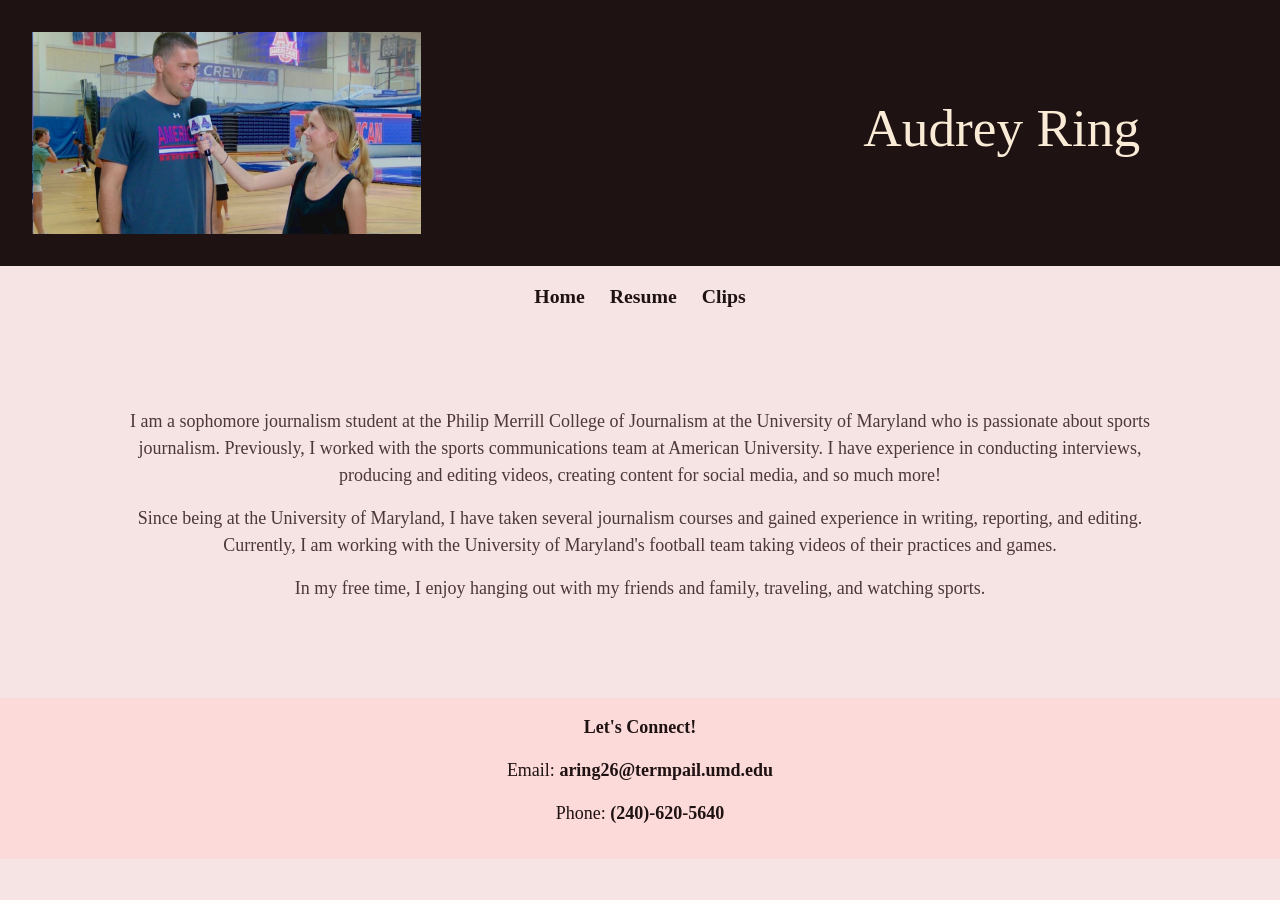
<file: index.html>
<!DOCTYPE html>
<html lang="en">

<head>
    <meta charset="UTF-8">
    <meta name="viewport" content="width=device-width, initial-scale=1.0">
    <title>Audrey Ring</title>
    <meta name="description" content="portfolio of audrey ring">
    <link href="https://cdn.jsdelivr.net/npm/bootstrap@5.3.8/dist/css/bootstrap.min.css" rel="stylesheet"
    integrity="sha384-sRIl4kxILFvY47J16cr9ZwB07vP4J8+LH7qKQnuqkuIAvNWLzeN8tE5YBujZqJLB" crossorigin="anonymous">

    <link rel="stylesheet" href="site/css/style.css">
    <script src="https://cdn.jsdelivr.net/npm/@popperjs/core@2.11.8/dist/umd/popper.min.js"
    integrity="sha384-I7E8VVD/ismYTF4hNIPjVp/Zjvgyol6VFvRkX/vR+Vc4jQkC+hVqc2pM8ODewa9r"
    crossorigin="anonymous"></script>
    <script src="https://cdn.jsdelivr.net/npm/bootstrap@5.3.8/dist/js/bootstrap.min.js"
    integrity="sha384-G/EV+4j2dNv+tEPo3++6LCgdCROaejBqfUeNjuKAiuXbjrxilcCdDz6ZAVfHWe1Y"
    crossorigin="anonymous"></script>
</head>

<body>
    <header class="row justify-content-between align-items-center">
        <div class="col-md-4">
            <img src="site/img/profile.jpg" alt="Audrey Ring" class="img-fluid">
        </div>
        <div class="header-text col-md-5">
            <h1>Audrey Ring</h1>
        </div>
    </header>

    <nav>
        <a href="#">Home</a>
        <a href="/resume/">Resume</a>
        <a href="/clips/">Clips</a>
    </nav>

    <section class="container text-center my-5">
        <p>I am a sophomore journalism student at the Philip Merrill College of Journalism at the University of Maryland
        who is passionate about sports journalism. Previously, I worked with the sports communications team at American University. I have experience in conducting interviews, producing and editing videos, creating content for social media, and so much more! </p>
        <p>Since being at the University of Maryland, I have taken several journalism courses and gained experience in
        writing, reporting, and editing. Currently, I am working with the University of Maryland's football team taking videos of their practices and games.</p>
        <p> In my free time, I enjoy hanging out with my friends and family, traveling, and watching sports.</p>
    </section>

<footer>
    <p><strong>Let's Connect!</strong></p>
    <p>Email: <a href="mailto:aring26@termpail.umd.edu">aring26@termpail.umd.edu</a></p>
    <p>Phone: <a href="tel:240-620-5640">(240)-620-5640</a></p>
</footer>

</body>

</html>
</file>
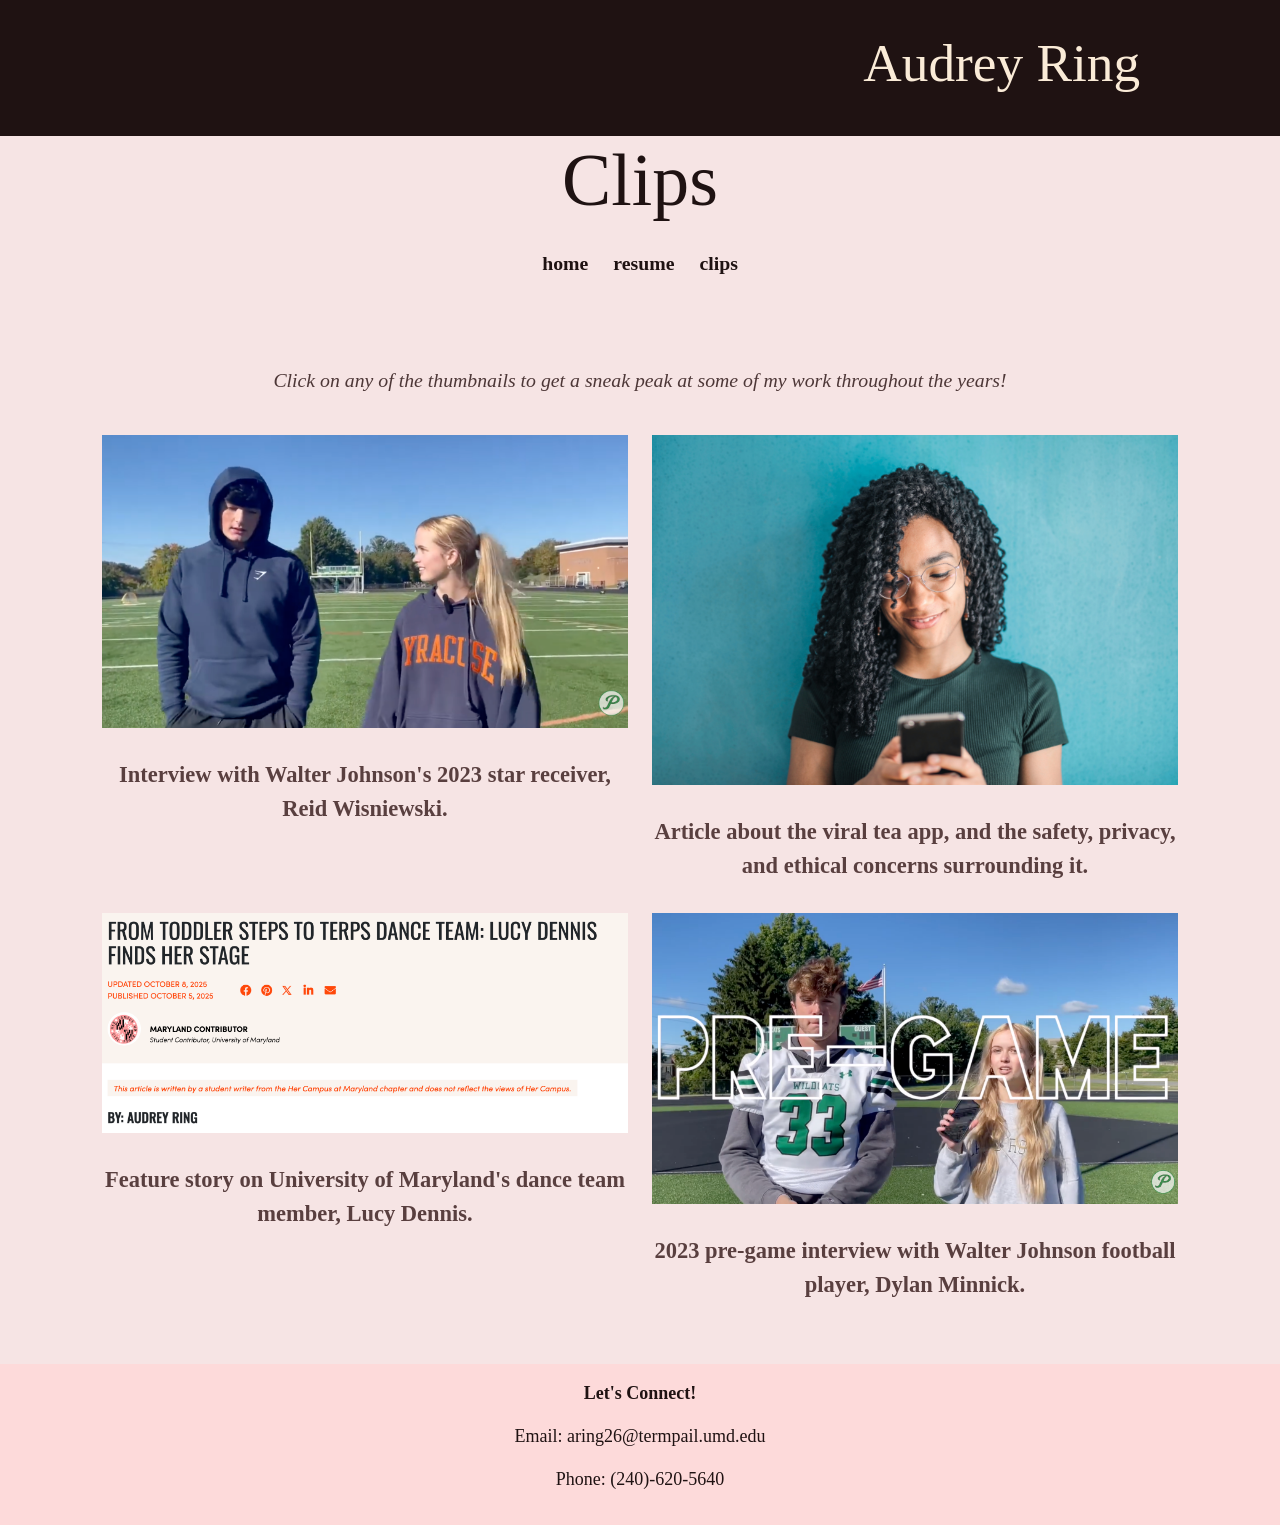
<file: clips/index.html>
<!DOCTYPE html>
<html lang="en">

<head>
    <meta charset="UTF-8">
    <meta name="viewport" content="width=device-width, initial-scale=1.0">
    <title>Audrey Ring</title>
    <meta name="description" content="portfolio of audrey ring">
    <link href="https://cdn.jsdelivr.net/npm/bootstrap@5.3.8/dist/css/bootstrap.min.css" rel="stylesheet"
        integrity="sha384-sRIl4kxILFvY47J16cr9ZwB07vP4J8+LH7qKQnuqkuIAvNWLzeN8tE5YBujZqJLB" crossorigin="anonymous">

    <link rel="stylesheet" href="../site/css/style.css">
    <script src="https://cdn.jsdelivr.net/npm/@popperjs/core@2.11.8/dist/umd/popper.min.js"
        integrity="sha384-I7E8VVD/ismYTF4hNIPjVp/Zjvgyol6VFvRkX/vR+Vc4jQkC+hVqc2pM8ODewa9r"
        crossorigin="anonymous"></script>
    <script src="https://cdn.jsdelivr.net/npm/bootstrap@5.3.8/dist/js/bootstrap.min.js"
        integrity="sha384-G/EV+4j2dNv+tEPo3++6LCgdCROaejBqfUeNjuKAiuXbjrxilcCdDz6ZAVfHWe1Y"
        crossorigin="anonymous"></script>
</head>

<body>
    <header class="row justify-content-end align-items-center">
        <div class="header-text col-md-5">
            <h1>Audrey Ring</h1>
        </div>
    </header>
    <h1>Clips</h1>
    <nav>
        <a href="../">home</a>
        <a href="../resume/">resume</a>
        <a href="#">clips</a>
    </nav>


    <main class="clips-container text-center">
        <section class="container">
            <em class="clip-header">Click on any of the thumbnails to get a sneak peak at some of my work throughout the years!</em>
            <div class="row">
                <div class="col-12 col-md-6">
                    <a href="https://www.youtube.com/watch?v=0Y5riimi8VY" target="_blank">
                        <img src="../site/img/clip1.png" alt="Interview with Reid Wisniewski"
                            class="img-fluid clip-image">
                        <strong>Interview with Walter Johnson's 2023 star receiver, Reid Wisniewski.</strong>
                    </a>
                </div>

                <div class="col-12 col-md-6">
                    <a href="https://www.hercampus.com/school/maryland/viral-tea-app-sparks-debate-over-safety-privacy-ethics/"
                        target="_blank">
                        <img src="../site/img/clip3.png" alt="Girl holding phone" class="img-fluid clip-image">
                        <strong>Article about the viral tea app, and the safety, privacy, and ethical concerns
                                surrounding it.</strong>
                    </a>
                </div>
            </div>
            <div class="row">
                <div class="col-12 col-md-6">
                    <a href="https://www.hercampus.com/school/maryland/from-toddler-steps-to-terps-dance-team-lucy-dennis-finds-her-stage/"
                        target="_blank">
                        <img src="../site/img/clip2.png" alt="article titled from toddler steps to terps dance team"
                            class="img-fluid clip-image">
                        <strong>Feature story on University of Maryland's dance team member, Lucy Dennis.</strong>
                    </a>
                </div>

                <div class="col-12 col-md-6">
                    <a href="https://www.youtube.com/watch?v=s5SqJZSwIbQ" target="_blank">
                        <img src="../site/img/clip4.png" alt="Interview with Dylan Minnick"
                            class="img-fluid clip-image">
                        <strong>2023 pre-game interview with Walter Johnson football player, Dylan Minnick.</strong>
                    </a>
                </div>
            </div>
        </div>
     </main>

            <footer>
                <p><strong>Let's Connect!</strong></p>
                <p>Email: aring26@termpail.umd.edu</p>
                <p>Phone: (240)-620-5640</p>
            </footer>
</body>

</html>
</file>
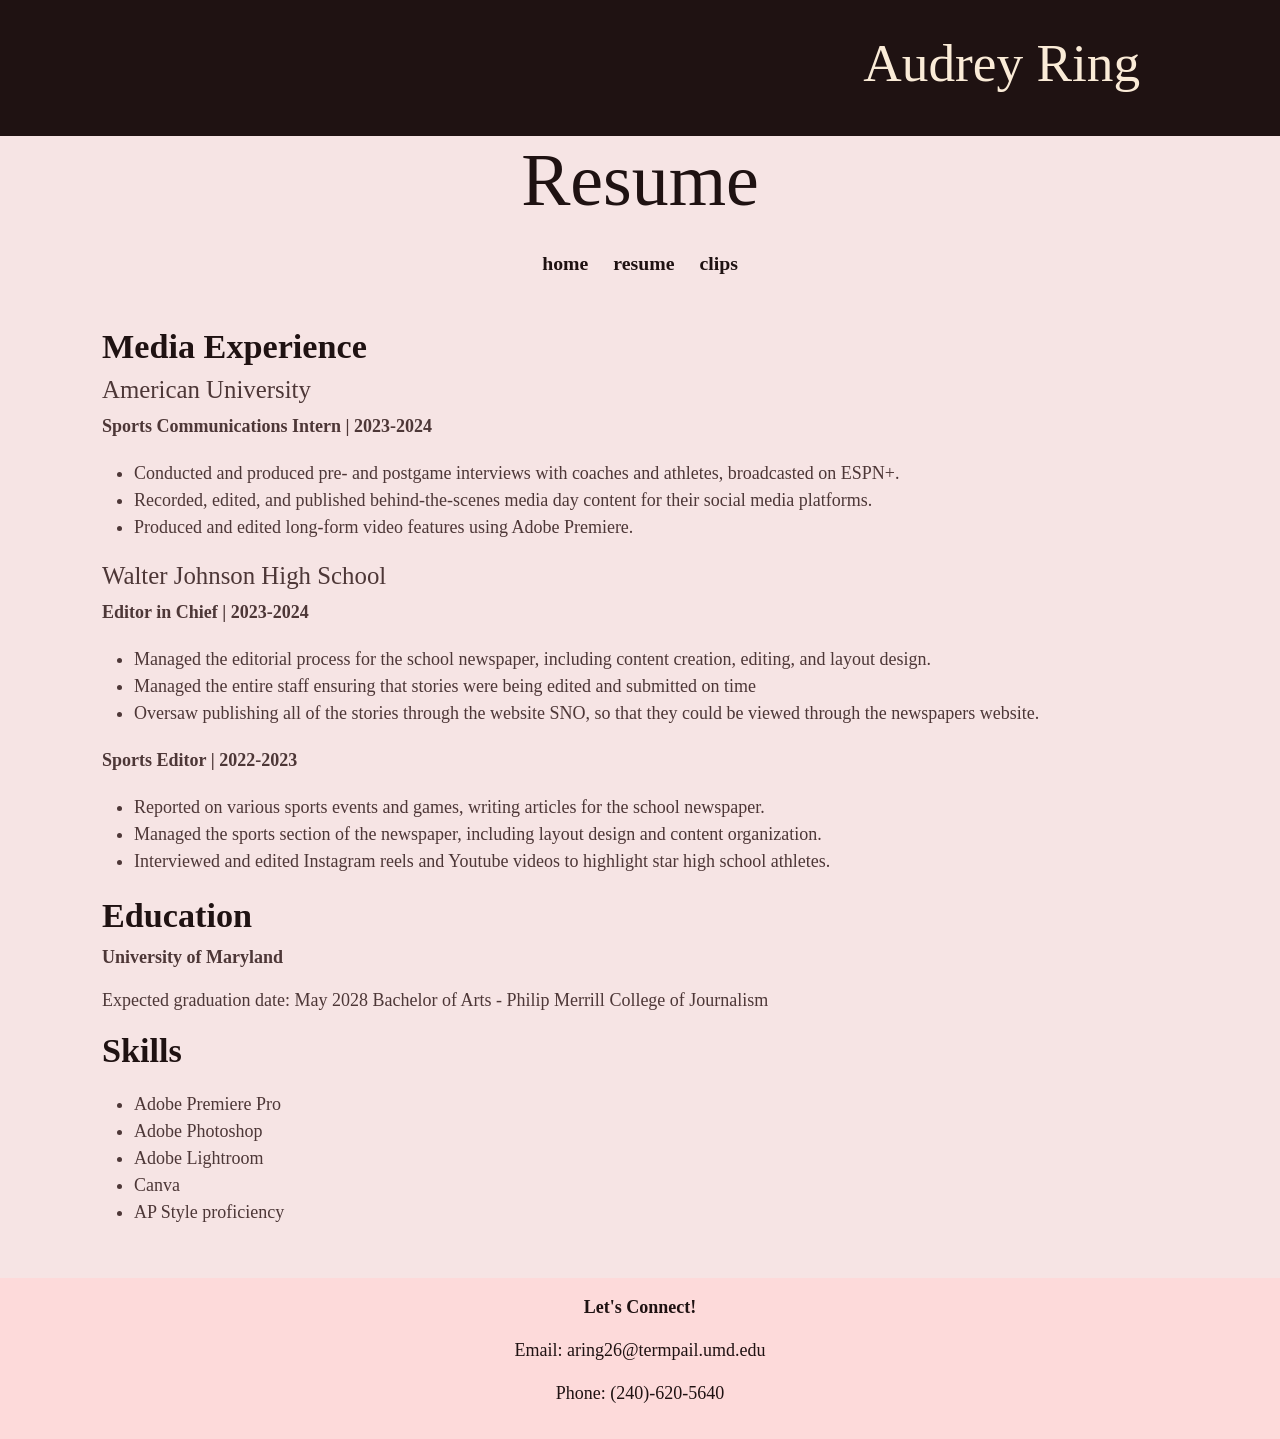
<file: resume/index.html>
<!DOCTYPE html>
<html lang="en">

<head>
    <meta charset="UTF-8">
    <meta name="viewport" content="width=device-width, initial-scale=1.0">
    <title>Audrey Ring</title>
    <meta name="description" content="portfolio of audrey ring">
    <link href="https://cdn.jsdelivr.net/npm/bootstrap@5.3.8/dist/css/bootstrap.min.css" rel="stylesheet"
        integrity="sha384-sRIl4kxILFvY47J16cr9ZwB07vP4J8+LH7qKQnuqkuIAvNWLzeN8tE5YBujZqJLB" crossorigin="anonymous">

    <link rel="stylesheet" href="../site/css/style.css">
    <script src="https://cdn.jsdelivr.net/npm/@popperjs/core@2.11.8/dist/umd/popper.min.js"
        integrity="sha384-I7E8VVD/ismYTF4hNIPjVp/Zjvgyol6VFvRkX/vR+Vc4jQkC+hVqc2pM8ODewa9r"
        crossorigin="anonymous"></script>
    <script src="https://cdn.jsdelivr.net/npm/bootstrap@5.3.8/dist/js/bootstrap.min.js"
        integrity="sha384-G/EV+4j2dNv+tEPo3++6LCgdCROaejBqfUeNjuKAiuXbjrxilcCdDz6ZAVfHWe1Y"
        crossorigin="anonymous"></script>
</head>


<body>
    <header class="row justify-content-end align-items-center">
        <div class="header-text col-md-5">
            <h1>Audrey Ring</h1>
        </div>
    </header>
    <h1>Resume</h1>
    <nav>
        <a href="../">home</a>
        <a href="#">resume</a>
        <a href="../clips/">clips</a>
    </nav>

   
        <main class="container">
            <section>
            <h2> Media Experience</h2>
            <h3>American University </h3>
            <p><strong>Sports Communications Intern | 2023-2024
                </strong></p>
            <ul>
                <li>Conducted and produced pre- and postgame interviews with coaches and athletes, broadcasted on ESPN+.
                </li>
                <li>Recorded, edited, and published behind-the-scenes media day content for their social media
                    platforms.</li>
                <li>Produced and edited long-form video features using Adobe Premiere.</li>
            </ul>
            <h3>Walter Johnson High School</h3>
            <p><strong>Editor in Chief | 2023-2024</strong></p>
            <ul>
                <li>Managed the editorial process for the school newspaper, including content creation, editing, and
                    layout design.</li>
                <li>Managed the entire staff ensuring that stories were being edited and submitted on time </li>
                <li>Oversaw publishing all of the stories through the website SNO, so that they could be viewed through
                    the newspapers website. </li>
            </ul>
            <p><strong>Sports Editor | 2022-2023</strong></p>
            <ul>
                <li>Reported on various sports events and games, writing articles for the school newspaper.</li>
                <li>Managed the sports section of the newspaper, including layout design and content organization.</li>
                <li>Interviewed and edited Instagram reels and Youtube videos to highlight star high school athletes.
                </li>
            </ul>
            </section>
            <section>
            <h2>Education</h2>
            <p><strong>University of Maryland</strong> </p>
            <p> Expected graduation date: May 2028 Bachelor of Arts - Philip Merrill College of Journalism </p>
            </section> 
            <h2>Skills</h2>
            <ul>
                <li>Adobe Premiere Pro</li>
                <li>Adobe Photoshop</li>
                <li>Adobe Lightroom</li>
                <li>Canva</li>
                <li>AP Style proficiency</li>
            </ul>
        </section>
    </main>
   

        <footer>
            <p><strong>Let's Connect!</strong></p>
            <p>Email: aring26@termpail.umd.edu</p>
            <p>Phone: (240)-620-5640</p>
        </footer>
</body>


</html>
</file>
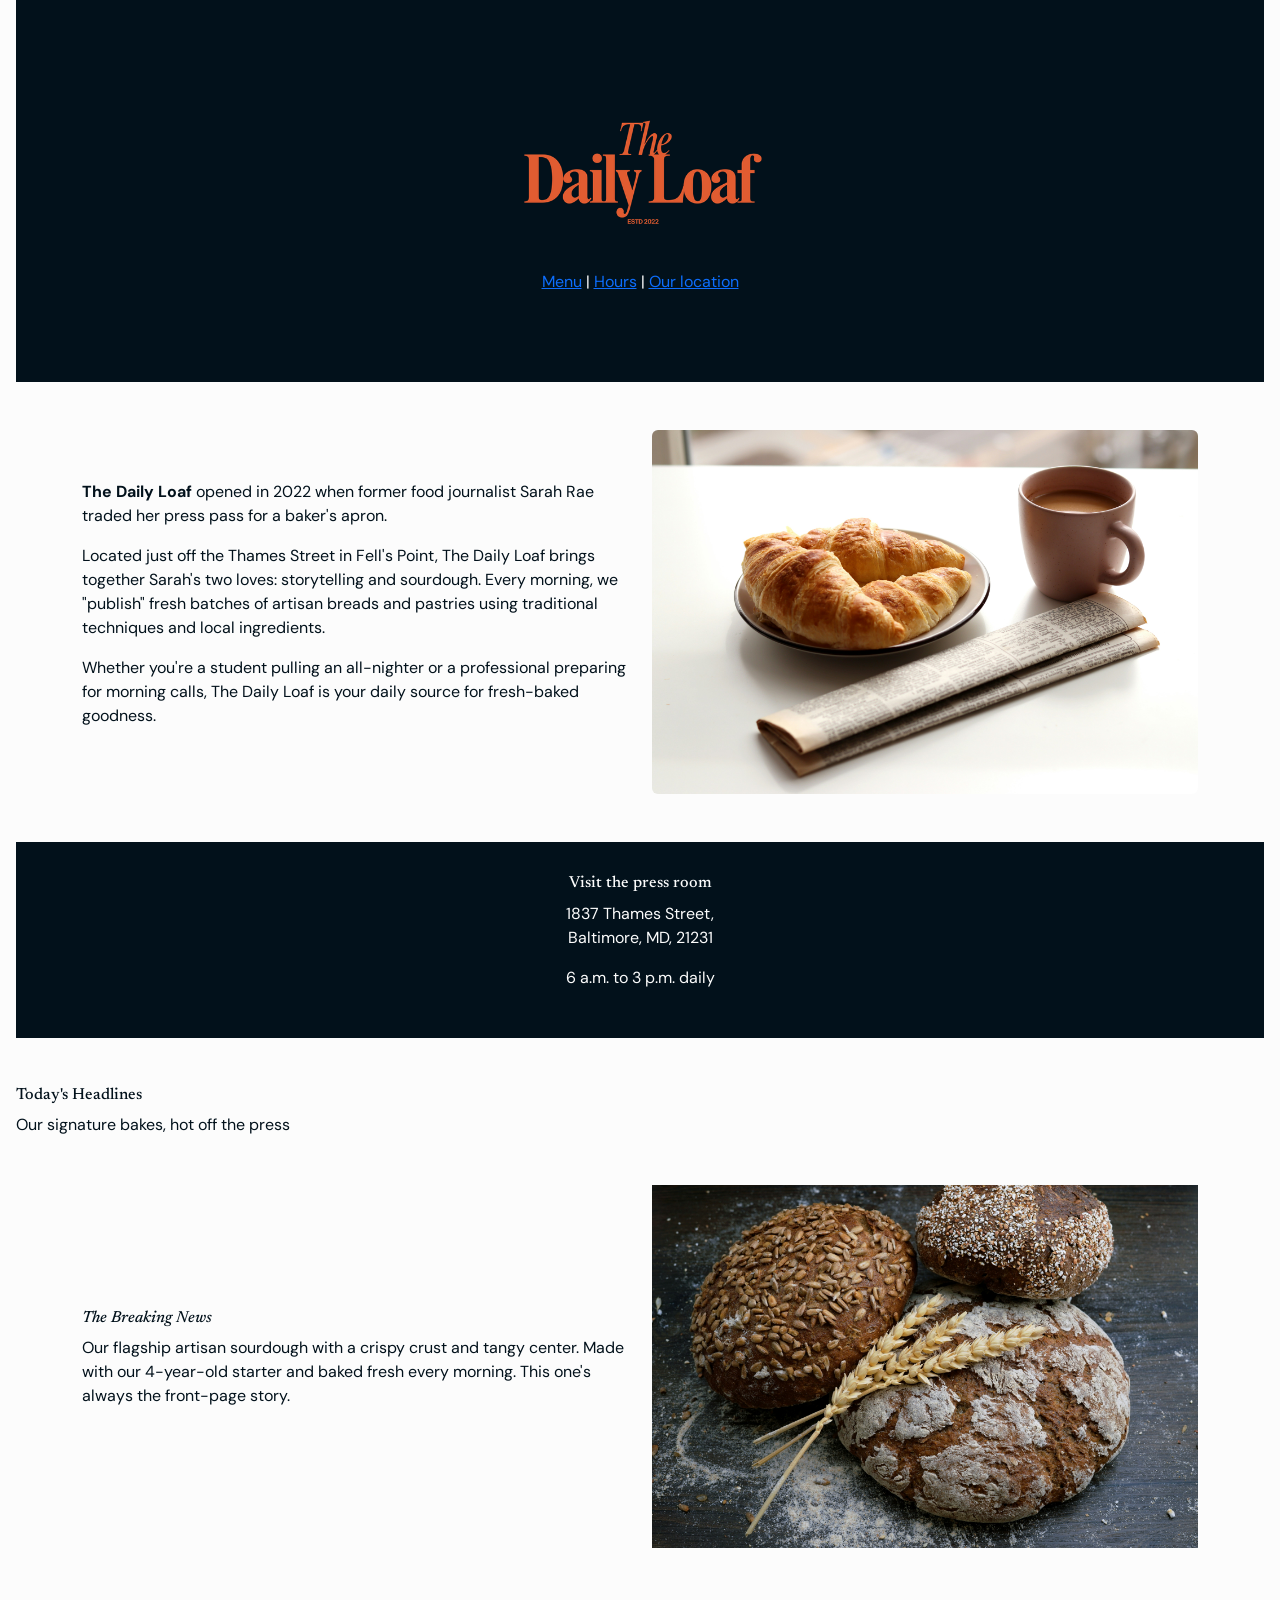
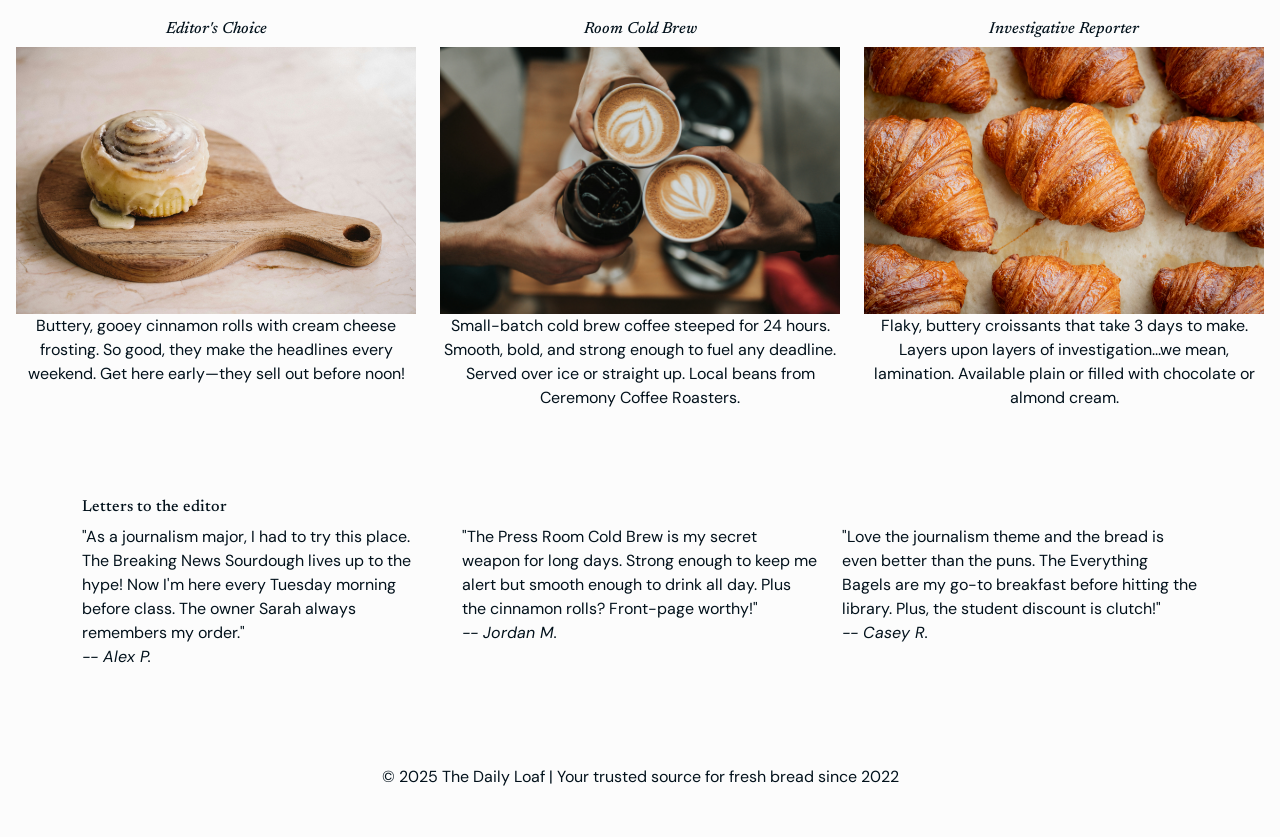
<file: projects/business-page/index.html>
<!DOCTYPE html>
<html lang="en">

<head>
    <meta charset="UTF-8">
    <meta name="viewport" content="width=device-width, initial-scale=1.0">
    <title>The Daily Loaf</title>
    <meta name="description" content="The Daily Loaf is a  bakery in Baltimore, MD that serves artisan sourdough breads and pastries.">
    <link href="https://fonts.googleapis.com/css2?family=Newsreader:wght@400;700&family=DM+Sans:wght@400;500&display=swap" rel="stylesheet">
     <link href="https://cdn.jsdelivr.net/npm/bootstrap@5.3.8/dist/css/bootstrap.min.css" rel="stylesheet" integrity="sha384-sRIl4kxILFvY47J16cr9ZwB07vP4J8+LH7qKQnuqkuIAvNWLzeN8tE5YBujZqJLB" crossorigin="anonymous">

    <link rel="stylesheet" href="css/style.css">
    <script src="https://cdn.jsdelivr.net/npm/@popperjs/core@2.11.8/dist/umd/popper.min.js" integrity="sha384-I7E8VVD/ismYTF4hNIPjVp/Zjvgyol6VFvRkX/vR+Vc4jQkC+hVqc2pM8ODewa9r" crossorigin="anonymous"></script>
    <script src="https://cdn.jsdelivr.net/npm/bootstrap@5.3.8/dist/js/bootstrap.min.js" integrity="sha384-G/EV+4j2dNv+tEPo3++6LCgdCROaejBqfUeNjuKAiuXbjrxilcCdDz6ZAVfHWe1Y" crossorigin="anonymous"></script>
</head>

<body>
    <header class="site-header">
  <div class="container text-center py-4">

    <!-- Logo -->
    <img src="img/daily-loaf-logo.png" alt="The Daily Loaf logo" class="img-fluid mb-3" style="max-width: 250px;">

    <!-- Navigation -->
   <nav>
    <a href="#">Menu</a> | <a href="#">Hours</a> | <a href="#">Our location</a>
</nav>

  </div>
</header>
    
<!-- // -->
 <section class="container my-5">
    <div class="row align-items-center">
        <div class="col-md-6">
        <p><strong> The Daily Loaf</strong> opened in 2022 when former food journalist Sarah Rae traded her press pass for a baker's apron.</p>

        <p>Located just off the Thames Street in Fell's Point, The Daily Loaf brings together Sarah's two loves: storytelling and sourdough. Every morning, we "publish" fresh batches of artisan breads and pastries using traditional techniques and local ingredients. </p>

        <p>Whether you're a student pulling an all-nighter or a professional preparing for morning calls, The Daily Loaf is your daily source for fresh-baked goodness.</p>
        </div>

        <div class="col-md-6">
            <img src="img/newsprint-coffee.jpg" alt="croissant and coffee" class="img-fluid rounded">
        </div>
    </div>
</section>

<!-- visit box -->
 <section class="visit-box my-5">
    <h2>Visit the press room</h2>
    <p>1837 Thames Street,<br> Baltimore, MD, 21231</p>
    <p>6 a.m. to 3 p.m. daily</p>
 </section>

<!-- headlines -->
 <section class="headlines my-5">
<h2>Today's Headlines</h2>
<p>Our signature bakes, hot off the press</p>

   <section class="container my-5">
  <div class="row align-items-center">

    <!-- Text on the LEFT -->
    <div class="col-md-6">
      <h3><em>The Breaking News</em></h3>
      <p>
        Our flagship artisan sourdough with a crispy crust and tangy center. 
        Made with our 4-year-old starter and baked fresh every morning. 
        This one's always the front-page story.
      </p>
    </div>

    <!-- Image on the RIGHT -->
    <div class="col-md-6">
      <img src="img/sourdough.jpg" alt="Breaking News sourdough" class="img-fluid">
    </div>

  </div>
</section>



<secion class="container my-5">
    <div class="row">

   <div class="col-md-6 col-lg-4 text-center">
<h3><em>Editor's Choice</em></h3>
<img src="img/cinnamon-roll.jpg" alt="cinnamon roll with cream cheese frosting" class="img-fluid">
<p>Buttery, gooey cinnamon rolls with cream cheese frosting. So good, they make the headlines every weekend.
    Get here early—they sell out before noon!</p>
   </div>

<div class="col-md-6 col-lg-4 text-center">
    
<h3><em>Room Cold Brew</em></h3>
<img src="img/coffee.jpg" alt="cold brew coffee" class="img-fluid">
<p>Small-batch cold brew coffee steeped for 24 hours. Smooth, bold, and strong enough to fuel any deadline.
    Served over ice or straight up. Local beans from Ceremony Coffee Roasters.</p>
</div>
<!-- // -->
 <div class="col-md-6 col-lg-4 text-center">
<h3><em> Investigative Reporter</em></h3>
<img src="img/croissant.jpg" alt="flaky croissant" class="img-fluid">
<p>Flaky, buttery croissants that take 3 days to make. Layers upon layers of investigation...we mean,
    lamination. Available plain or filled with chocolate or almond cream. </p>
</div>
    </div>
</section>
<!-- // -->
   <section class="container my-5">
    <h2>Letters to the editor</h2>
<div class="row">
      <div class="col-md-4">
<p>"As a journalism major, I had to try this place. The Breaking News Sourdough lives up to the hype! Now
    I'm here every Tuesday morning before class. The owner Sarah always remembers my order."<br><em>-- Alex
        P.</em></p>
      </div>
        <div class="col-md-4">
<p>"The Press Room Cold Brew is my secret weapon for long days. Strong enough to keep me alert but smooth
    enough
    to drink all day. Plus the cinnamon rolls? Front-page worthy!"<br><em>-- Jordan M.</em></p>
        </div>
         <div class="col-md-4"> 
<p>"Love the journalism theme and the bread is even better than the puns. The Everything Bagels are my go-to
    breakfast before hitting the library. Plus, the student discount is clutch!"<br><em>-- Casey R.</em></p>
        </div>
</div>
   </section>   
<!-- // -->
 <footer> 
<p>© 2025 The Daily Loaf | Your trusted source for fresh bread since 2022</p>
</footer>

</body>

</html>
</file>
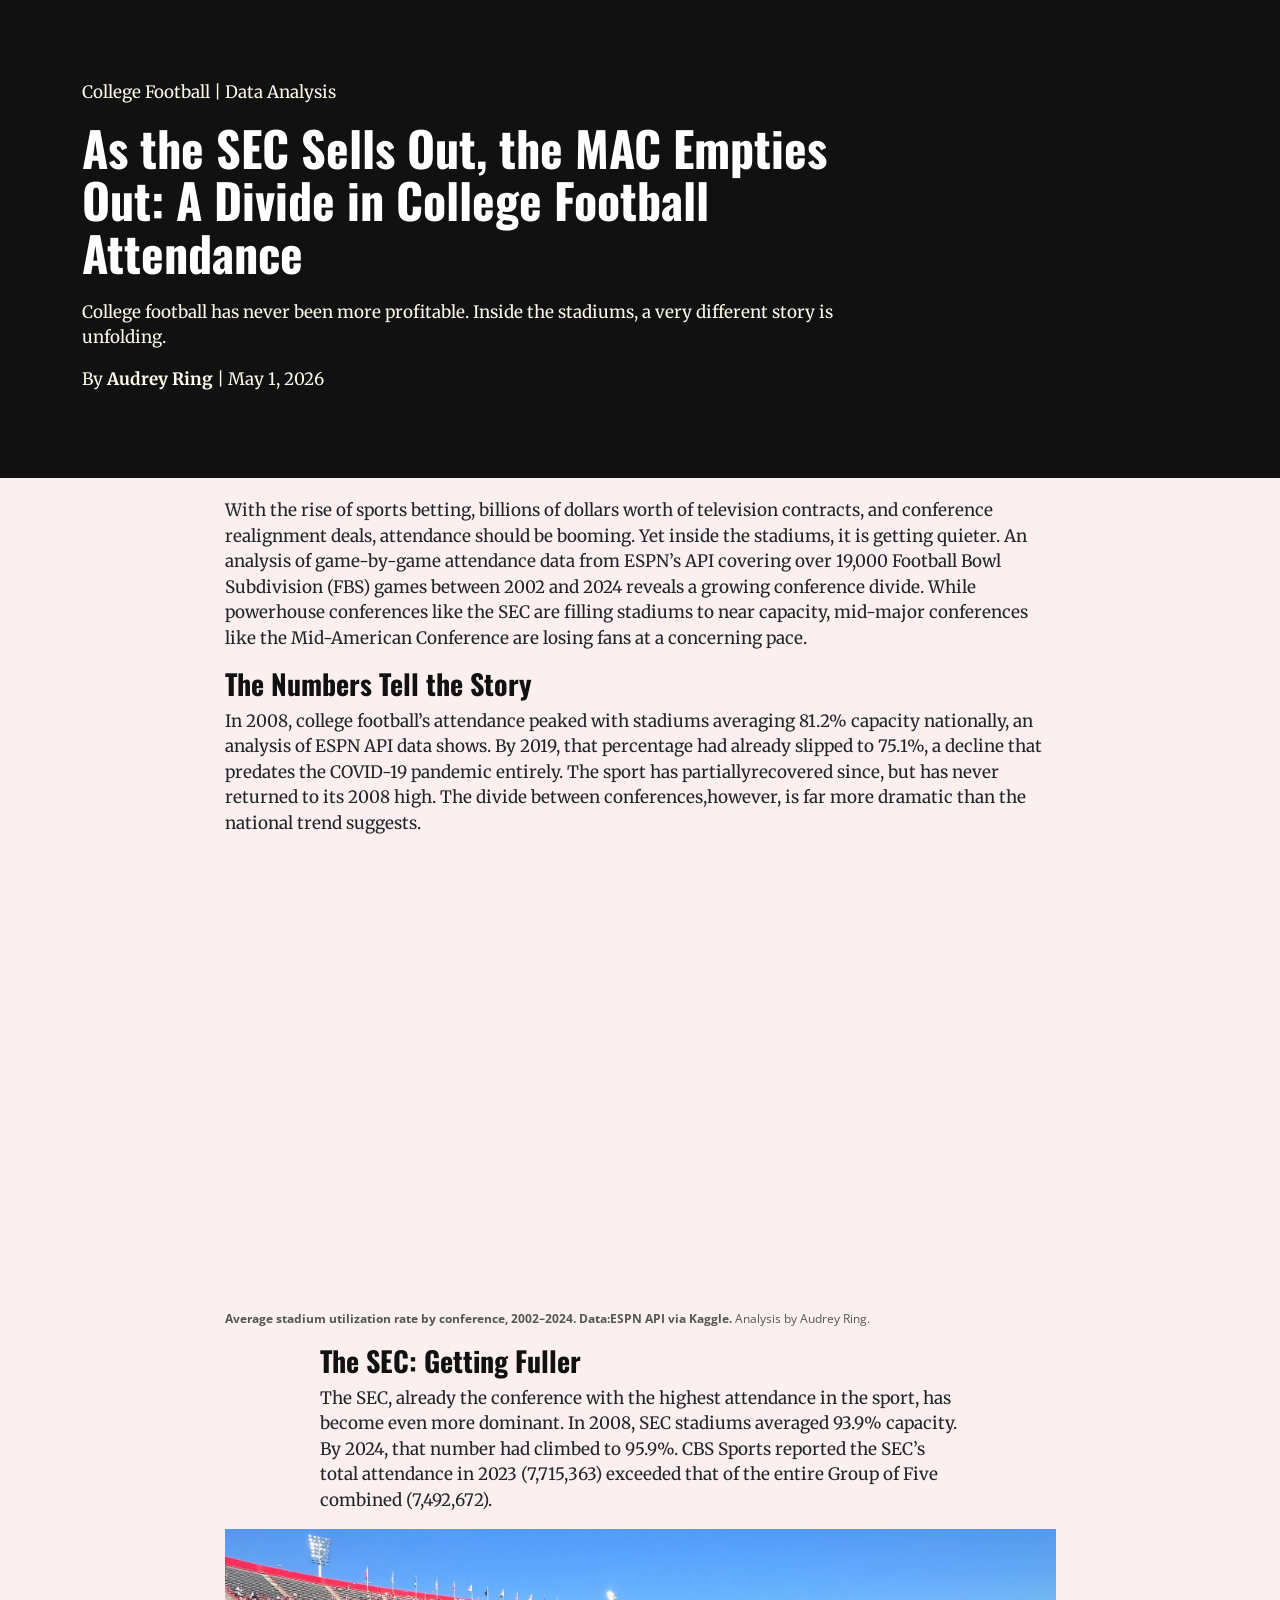
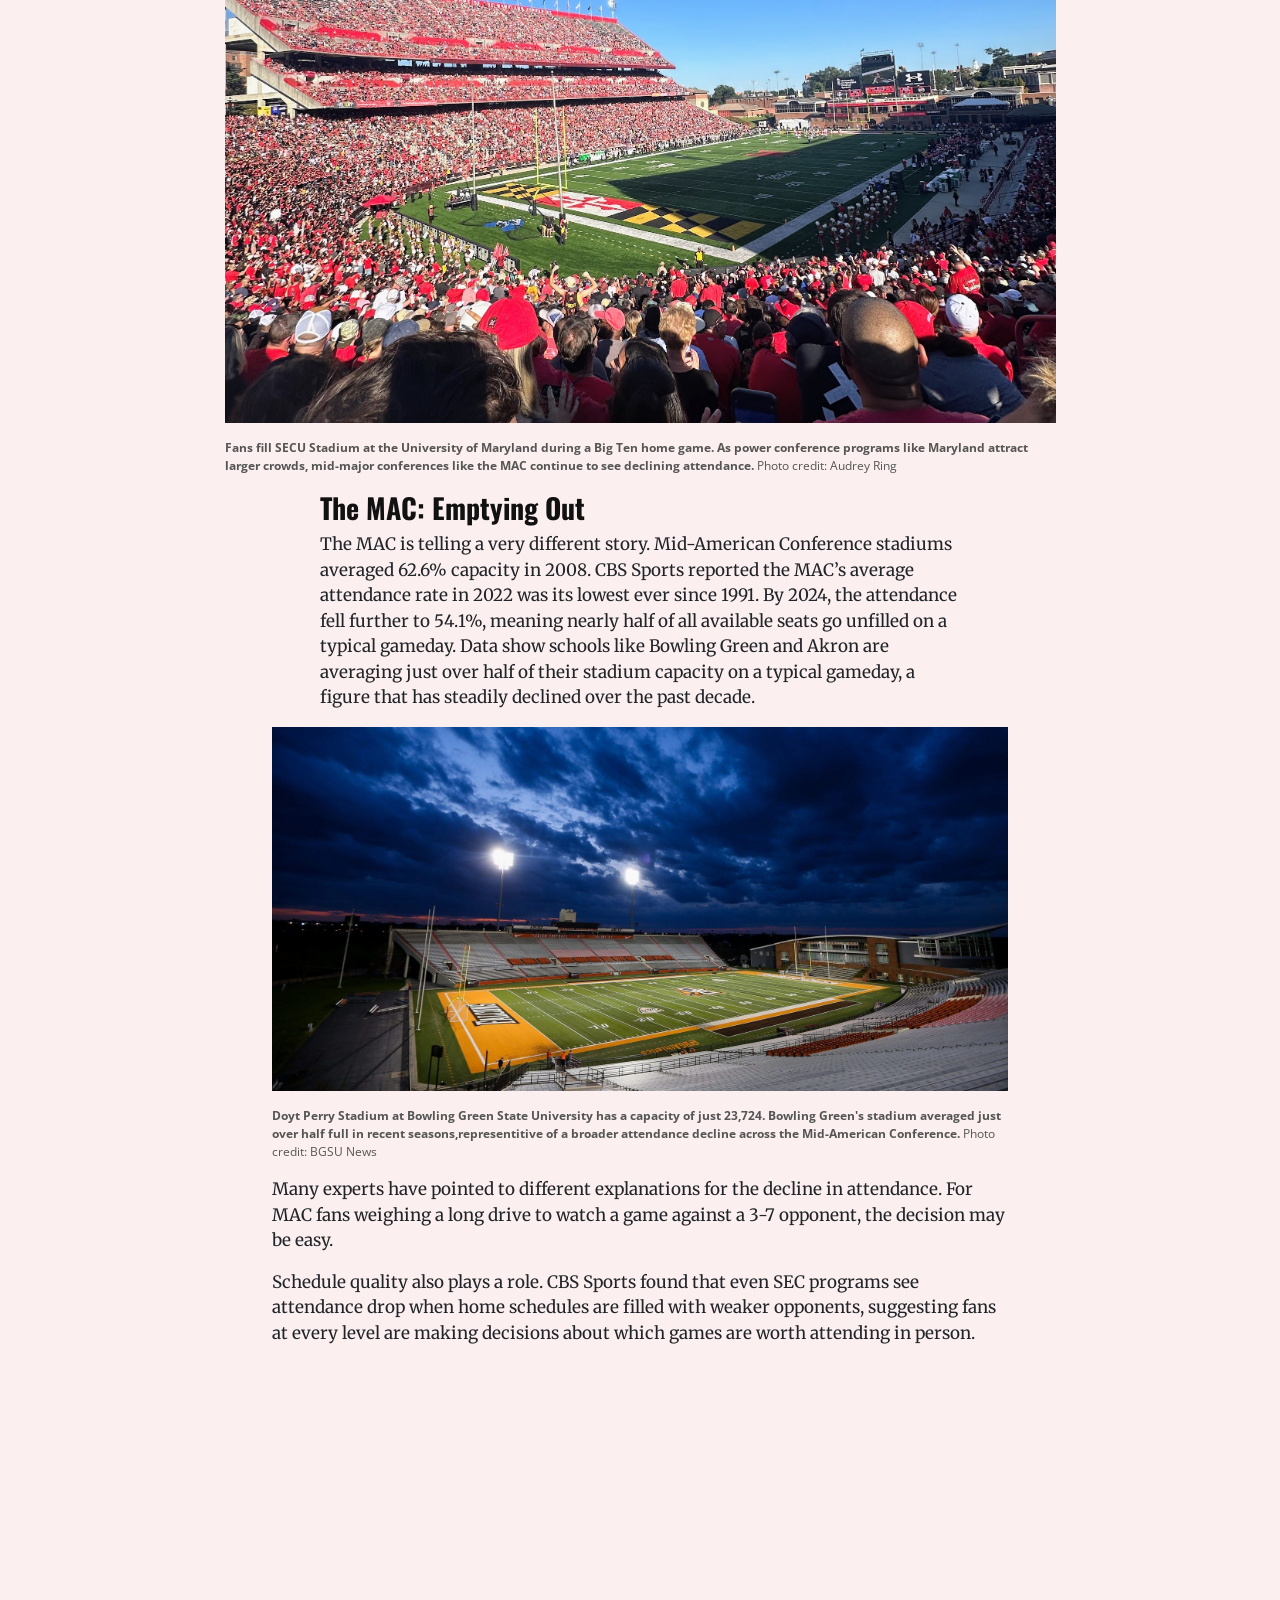
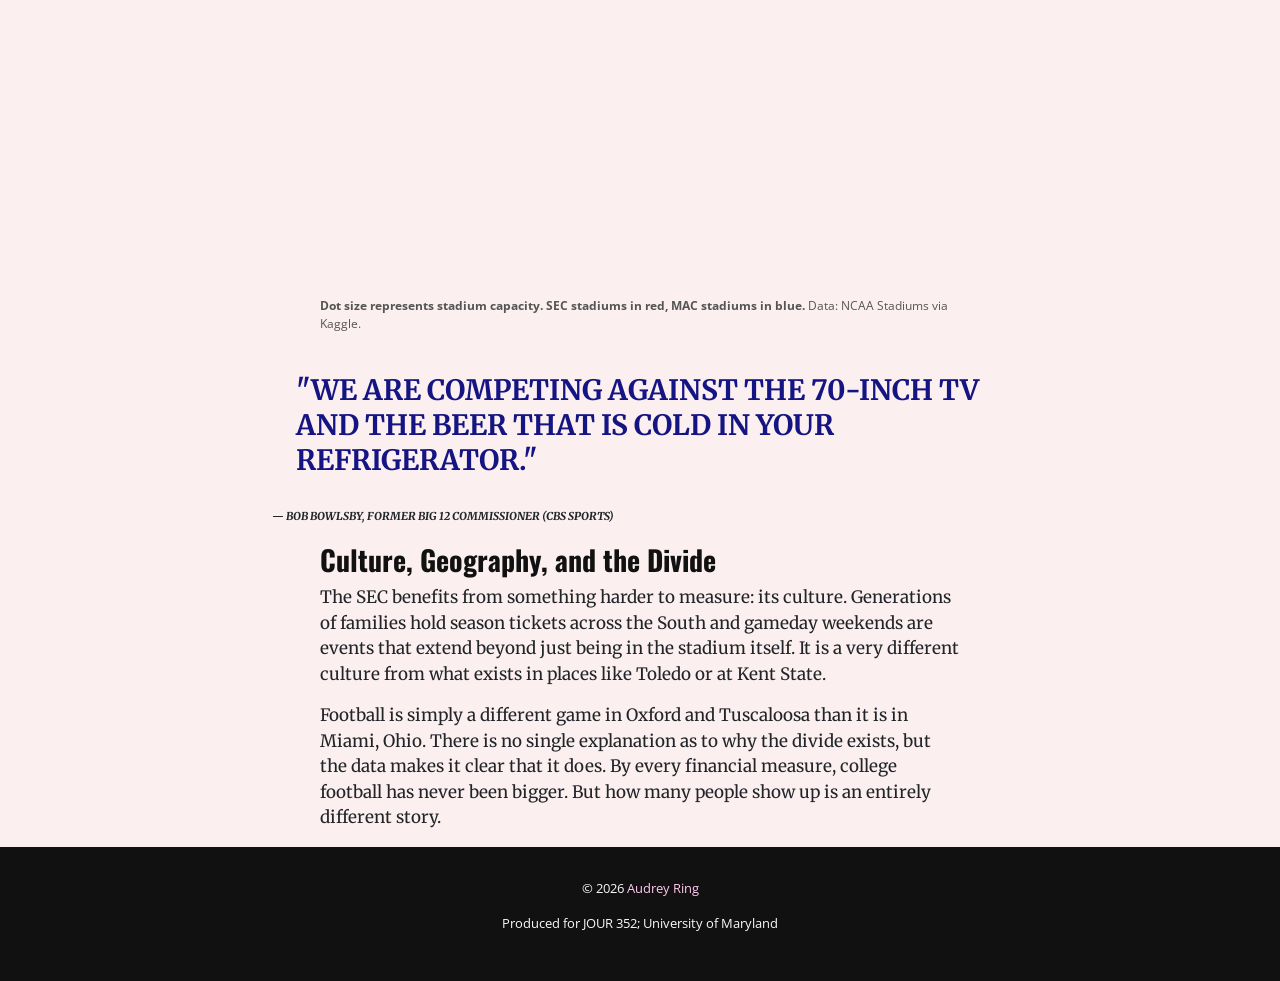
<file: projects/final/index.html>
<!DOCTYPE html>
<html lang="en">

<head>
    <meta charset="UTF-8">
    <meta name="viewport" content="width=device-width, initial-scale=1.0">
    <title>As the SEC Sells Out, the MAC Empties Out: A Divide in College Football Attendance</title>
    <meta name="description" content="SEC versus MAC attendance divide">
    <link href="https://cdn.jsdelivr.net/npm/bootstrap@5.3.8/dist/css/bootstrap.min.css" rel="stylesheet"
        integrity="sha384-sRIl4kxILFvY47J16cr9ZwB07vP4J8+LH7qKQnuqkuIAvNWLzeN8tE5YBujZqJLB" crossorigin="anonymous">
    <link
        href="https://fonts.googleapis.com/css2?family=Oswald:wght@600;700&family=Merriweather:ital,wght@0,400;1,400&family=Open+Sans:wght@400;600&display=swap"
        rel="stylesheet" />

    <link rel="stylesheet" href="css/style.css">
    <script src="https://cdn.jsdelivr.net/npm/@popperjs/core@2.11.8/dist/umd/popper.min.js"
        integrity="sha384-I7E8VVD/ismYTF4hNIPjVp/Zjvgyol6VFvRkX/vR+Vc4jQkC+hVqc2pM8ODewa9r"
        crossorigin="anonymous"></script>
    <script src="https://cdn.jsdelivr.net/npm/bootstrap@5.3.8/dist/js/bootstrap.min.js"
        integrity="sha384-G/EV+4j2dNv+tEPo3++6LCgdCROaejBqfUeNjuKAiuXbjrxilcCdDz6ZAVfHWe1Y"
        crossorigin="anonymous"></script>
</head>

<body>

    <section class="hero">
        <div class="container">
            <div class="row">
                <div class="col-lg-9">
                    <p> College Football | Data Analysis </p>
                    <h1> As the SEC Sells Out, the MAC Empties Out: A Divide in College Football Attendance</h1>
                    <p class="subhead">College football has never been more profitable. Inside the stadiums, a very
                        different story is unfolding.</p>
                    <p class="byline">By <strong>Audrey Ring</strong> | May 1, 2026</p>
                </div>
            </div>
        </div>
    </section>

    <main>

        <section>
            <div class="container">
                <div class="row justify-content-center">
                    <div class="col-lg-9">
                        <p>With the rise of sports betting, billions of dollars worth of television contracts, and conference realignment deals, attendance should be booming. Yet inside the stadiums, it is getting quieter. An analysis of game-by-game attendance data from ESPN’s API covering over 19,000 Football Bowl Subdivision (FBS) games between 2002 and 2024 reveals a growing conference divide. While powerhouse conferences like the SEC are filling stadiums to near capacity, mid-major conferences like the Mid-American Conference are losing fans at a concerning pace.</p>
                        <h2> The Numbers Tell the Story</h2>
                        <p>In 2008, college football’s attendance peaked with stadiums averaging 81.2% capacity nationally, an analysis of ESPN API data shows. By 2019, that percentage had already slipped to 75.1%, a decline that predates the COVID-19 pandemic entirely. The sport has partiallyrecovered since, but has never returned to its 2008 high. The divide between conferences,however, is far more dramatic than the national trend suggests. </p>
                    </div>
                </div>
            </div>
        </section>

        <section>
            <div class="container">
                <div class="row justify-content-center">
                    <div class="col-lg-9">
                        <iframe title="SEC Stadiums Fill Up. MAC Stadiums Empty Out" aria-label="Line chart"
                            id="datawrapper-chart-2Tk50" src="https://datawrapper.dwcdn.net/2Tk50/1/" scrolling="no"
                            style="border: none; width: 100%;" height="396" data-external="1"></iframe>
                        <p class="caption"><strong> Average stadium utilization rate by conference, 2002–2024. Data:ESPN API via Kaggle. </strong>Analysis by Audrey Ring.</p>
                    </div>
                </div>
            </div>
        </section>

        <section>
            <div class="container">
                <div class="row justify-content-center">
                    <div class="col-lg-7">
                        <h2>The SEC: Getting Fuller</h2>
                        <p>The SEC, already the conference with the highest attendance in the sport, has become even more dominant. In 2008, SEC stadiums averaged 93.9% capacity. By 2024, that number had climbed to 95.9%. CBS Sports reported the SEC’s total attendance in 2023 (7,715,363) exceeded that of the entire Group of Five combined (7,492,672).</p>
                    </div>
                </div>
            </div>
        </section>

        <section>
            <div class="container">
                <div class="row justify-content-center">
                    <div class="col-lg-9">
                        <img src="umd.stadium.JPG" alt="University of Maryland stadiums packed with fans"
                            class="img-fluid">
                        <p class="caption"><strong>Fans fill SECU Stadium at the University of Maryland during a Big Ten home game. As power conference programs like Maryland attract larger crowds, mid-major conferences like the MAC continue to see declining attendance.</strong> Photo credit: Audrey Ring</p>
                    </div>
                </div>
            </div>
        </section>

        <section>
            <div class="container">
                <div class="row justify-content-center">
                    <div class="col-lg-7">
                        <h2>The MAC: Emptying Out</h2>
                        <p>The MAC is telling a very different story. Mid-American Conference stadiums averaged 62.6% capacity in 2008. CBS Sports reported the MAC’s average attendance rate in 2022 was its lowest ever since 1991. By 2024, the attendance fell further to 54.1%, meaning nearly half of all available seats go unfilled on a typical gameday. Data show schools like Bowling Green and Akron are averaging just over half of their stadium capacity on a typical gameday, a figure that has steadily declined over 
                        the past decade. </p>
                    </div>
                </div>
            </div>
        </section>

        <section>
            <div class="container">
                <div class="row justify-content-center">
                    <div class="col-lg-8">
                        <img src="perry-stadium.jpg" alt="Doyt Perry Stadium at Bowling Green State University" class="img-fluid">
                        <p class="caption"><strong>Doyt Perry Stadium at Bowling Green State University has a capacity of just 23,724. Bowling Green's stadium averaged just over half full in recent seasons,representitive of a broader attendance decline across the Mid-American Conference.</strong> Photo credit: BGSU News</p>
                        <p>Many experts have pointed to different explanations for the decline in attendance. For MAC fans weighing a long drive to watch a game against a 3-7 opponent, the decision may be easy.</p>
                        <p> Schedule quality also plays a role. CBS Sports found that even SEC programs see attendance drop when home schedules are filled with weaker opponents, suggesting fans at every level are making decisions about which games are worth attending in person. </p>
                    </div>
                </div>
            </div>
        </section>


        <section>
            <div class="container">
                <div class="row justify-content-center">
                    <div class="col-lg-7">
                        <iframe title="SEC vs. MAC Football Stadiums" aria-label="Symbol map"
                            id="datawrapper-chart-yXf7r" src="https://datawrapper.dwcdn.net/yXf7r/1/" scrolling="no"
                            style="border: none;" width="100%" height="473" data-external="1"></iframe>
                        <p class="caption"><strong>Dot size represents stadium capacity. SEC stadiums in red, MAC
                                stadiums in blue.</strong> Data: NCAA Stadiums via Kaggle.</p>
                    </div>
                </div>
            </div>
        </section>

        <section>
            <div class="container">
                <div class="row justify-content-center">
                    <div class="col-lg-8">
                        <blockquote class="pull-quote">
                            <p>"We are competing against the 70-inch TV and the beer that is cold in your refrigerator." </p>
                            <cite>— Bob Bowlsby, former Big 12 Commissioner (CBS Sports)</cite>
                        </blockquote>
                    </div>
                </div>
            </div>
        </section>


        <section>
            <div class="container">
                <div class="row justify-content-center">
                    <div class="col-lg-7">
                        <h2> Culture, Geography, and the Divide</h2>
                        <p>The SEC benefits from something harder to measure: its culture. Generations of families hold season tickets across the South and gameday weekends are events that extend beyond just being in the stadium itself. It is a very different culture from what exists in places like Toledo or at Kent State.</p>
                        <p>Football is simply a different game in Oxford and Tuscaloosa than it is in Miami, Ohio. There is no single explanation as to why the divide exists, but the data makes it clear that it does. By every financial measure, college football has never been bigger. But how many people show up is an entirely different story.</p>
                    </div>
                </div>
            </div>
        </section>
        
    </main>

    <footer class="site-footer">
        <div class="container">
            <div class="text-center">
                <p> &copy; 2026 <a href="https://audreyring.github.io/">Audrey Ring</a> </p>
                <p>Produced for JOUR 352; University of Maryland</p>
            </div>
        </div>
    </footer>


</body>

</html>
</file>
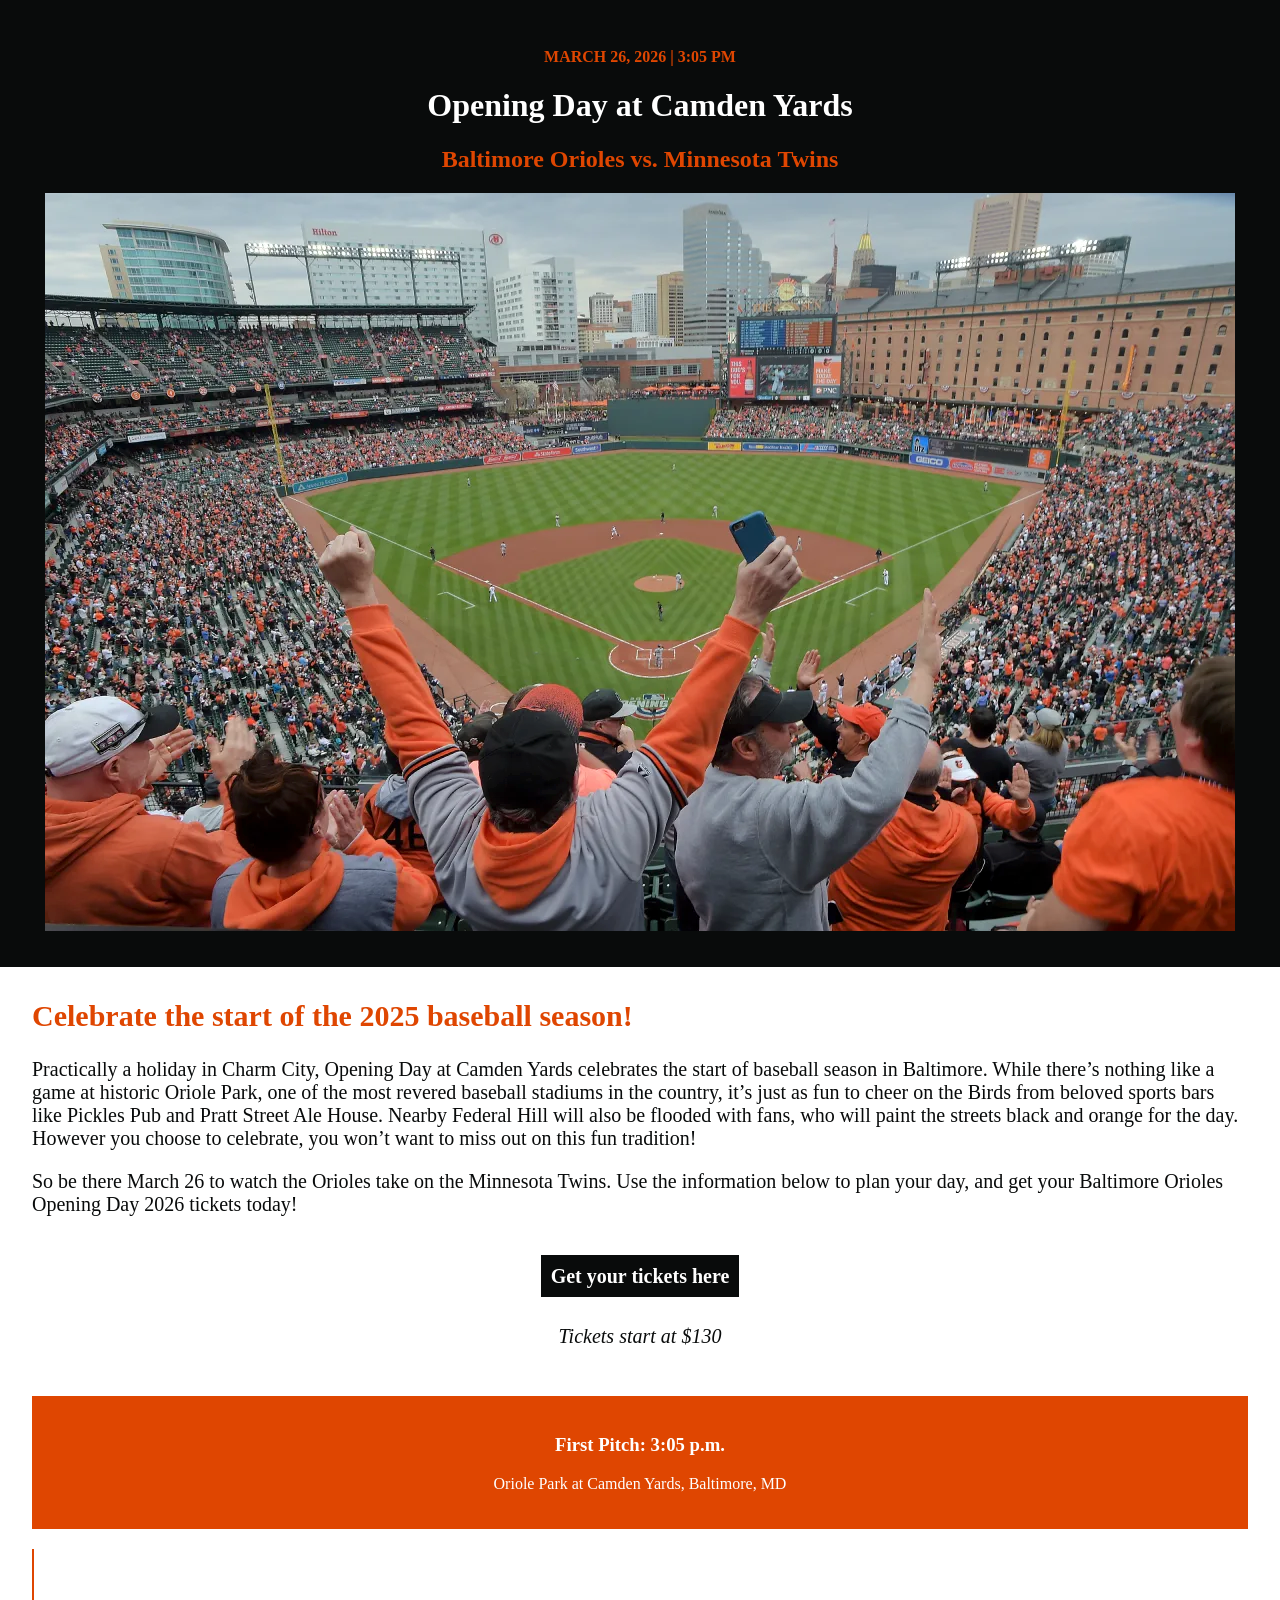
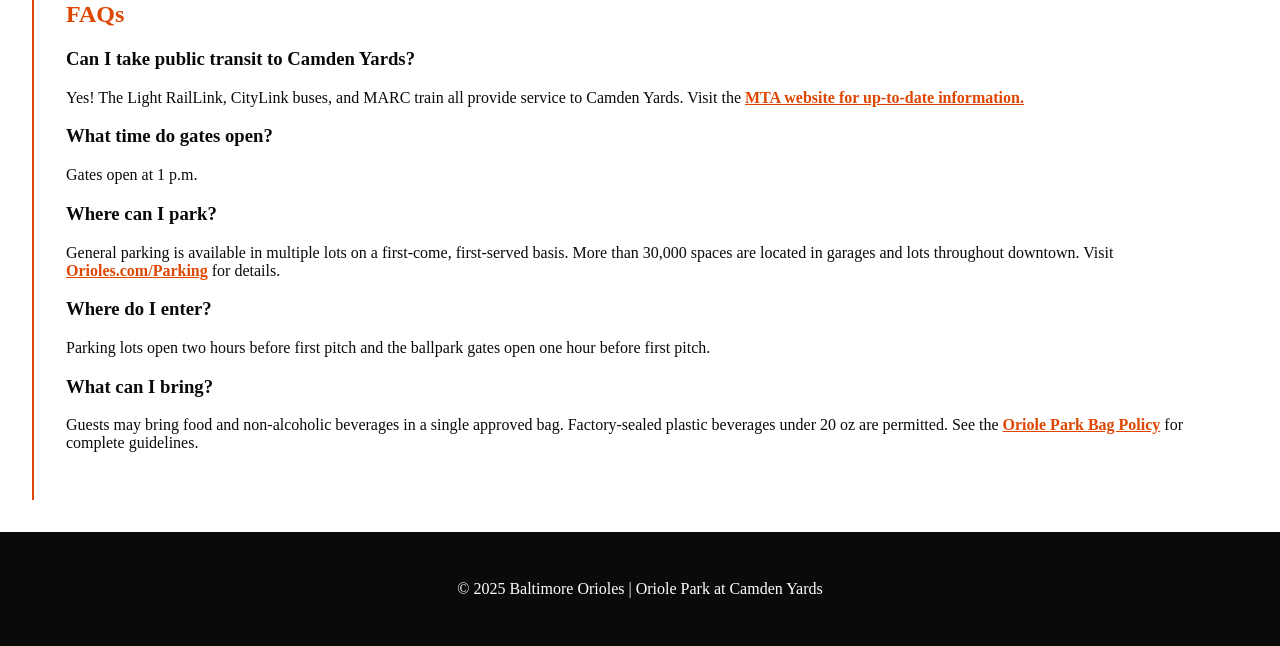
<file: projects/opening-day/intex.html>
<!DOCTYPE html>
<html lang="en">

<head>
    <meta charset="UTF-8">
    <meta name="viewport" content="width=device-width, initial-scale=1.0">
    <!--seo-->
    <title>Opening Day at Camden Yards</title>
    <meta name="description" content="Practically a holiday in Charm City, Opening Day at Camden Yards celebrates the start of baseball season in Baltimore. While there’s nothing like a game at historic Oriole Park, one of the most revered baseball stadiums in the country, it’s just as fun to cheer on the Birds from beloved sports bars like Pickles Pub and Pratt Street Ale House. Nearby Federal Hill will also be flooded with fans, who will paint the streets black and orange for the day. However you choose to celebrate, you won’t want to miss out on this fun tradition!
 ">
    <!--link-->
    <link rel="stylesheet" href="css/style.css">
</head>

<body>
    <header>
        <p class="date-time">March 26, 2026 | 3:05 pm</p>
        <h1>Opening Day at Camden Yards</h1>
        <h2>Baltimore Orioles vs. Minnesota Twins</h2>
        <img src="img/opening-day.png"
            alt="A lively baseball game at a packed stadium. Fans in orange cheer enthusiastically, arms raised. The field is lush, surrounded by city buildings. Energetic atmosphere.">
    </header>
    <main>
        <section class="intro">
            <h2>Celebrate the start of the 2025 baseball season!</h2>
            <p>Practically a holiday in Charm City, Opening Day at Camden Yards celebrates the start of baseball season
                in
                Baltimore. While there’s nothing like a game at historic Oriole Park, one of the most revered baseball
                stadiums in the country, it’s just as fun to cheer on the Birds from beloved sports bars like Pickles
                Pub
                and Pratt Street Ale House. Nearby Federal Hill will also be flooded with fans, who will paint the
                streets
                black and orange for the day. However you choose to celebrate, you won’t want to miss out on this fun
                tradition!</p>
            <p>So be there March 26 to watch the Orioles take on the Minnesota Twins. Use the information below to plan
                your day, and get your Baltimore Orioles Opening Day 2026 tickets today!</p>
            <div class="tickets">
                <p><a href="https://www.ticketmaster.com/event/Z7r9jZ1A7QFob">Get your tickets here</a></p>
                <p><em>Tickets start at $130</em></p>
            </div>
        </section>
        <section class="game-details">
            <h3>First Pitch: 3:05 p.m.</h3>
            <p>Oriole Park at Camden Yards, Baltimore, MD</p>
        </section>
        <section class="faq">
            <h2>FAQs</h2>
            <h3>Can I take public transit to Camden Yards?</h3>
            <p>Yes! The Light RailLink, CityLink buses, and MARC train all provide service to Camden Yards. Visit the <a
                    href="https://www.mta.maryland.gov/">MTA
                    website for up-to-date information.</a></p>
            <h3>What time do gates open?</h3>
            <p>Gates open at 1 p.m.</p>
            <h3>Where can I park?</h3>
            <p>General parking is available in multiple lots on a first-come, first-served basis. More than 30,000
                spaces are located in garages and lots throughout downtown. Visit <a
                    href="https://www.mlb.com/orioles/ballpark/transportation">Orioles.com/Parking</a> for details.</p>
            <h3>Where do I enter?</h3>
            <p>Parking lots open two hours before first pitch and the ballpark gates open one hour before first pitch.
            </p>
            <h3>What can I bring?</h3>
            <p>Guests may bring food and non-alcoholic beverages in a single approved bag. Factory-sealed plastic
                beverages under 20 oz are permitted.
                See the <a href="https://www.mlb.com/orioles/ballpark/information/guide#b-content">Oriole
                    Park Bag Policy</a> for complete guidelines.</p>
        </section>
    </main>
    <footer>
        <p>© 2025 Baltimore Orioles | Oriole Park at Camden Yards</p>
    </footer>

</body>

</html>
</file>
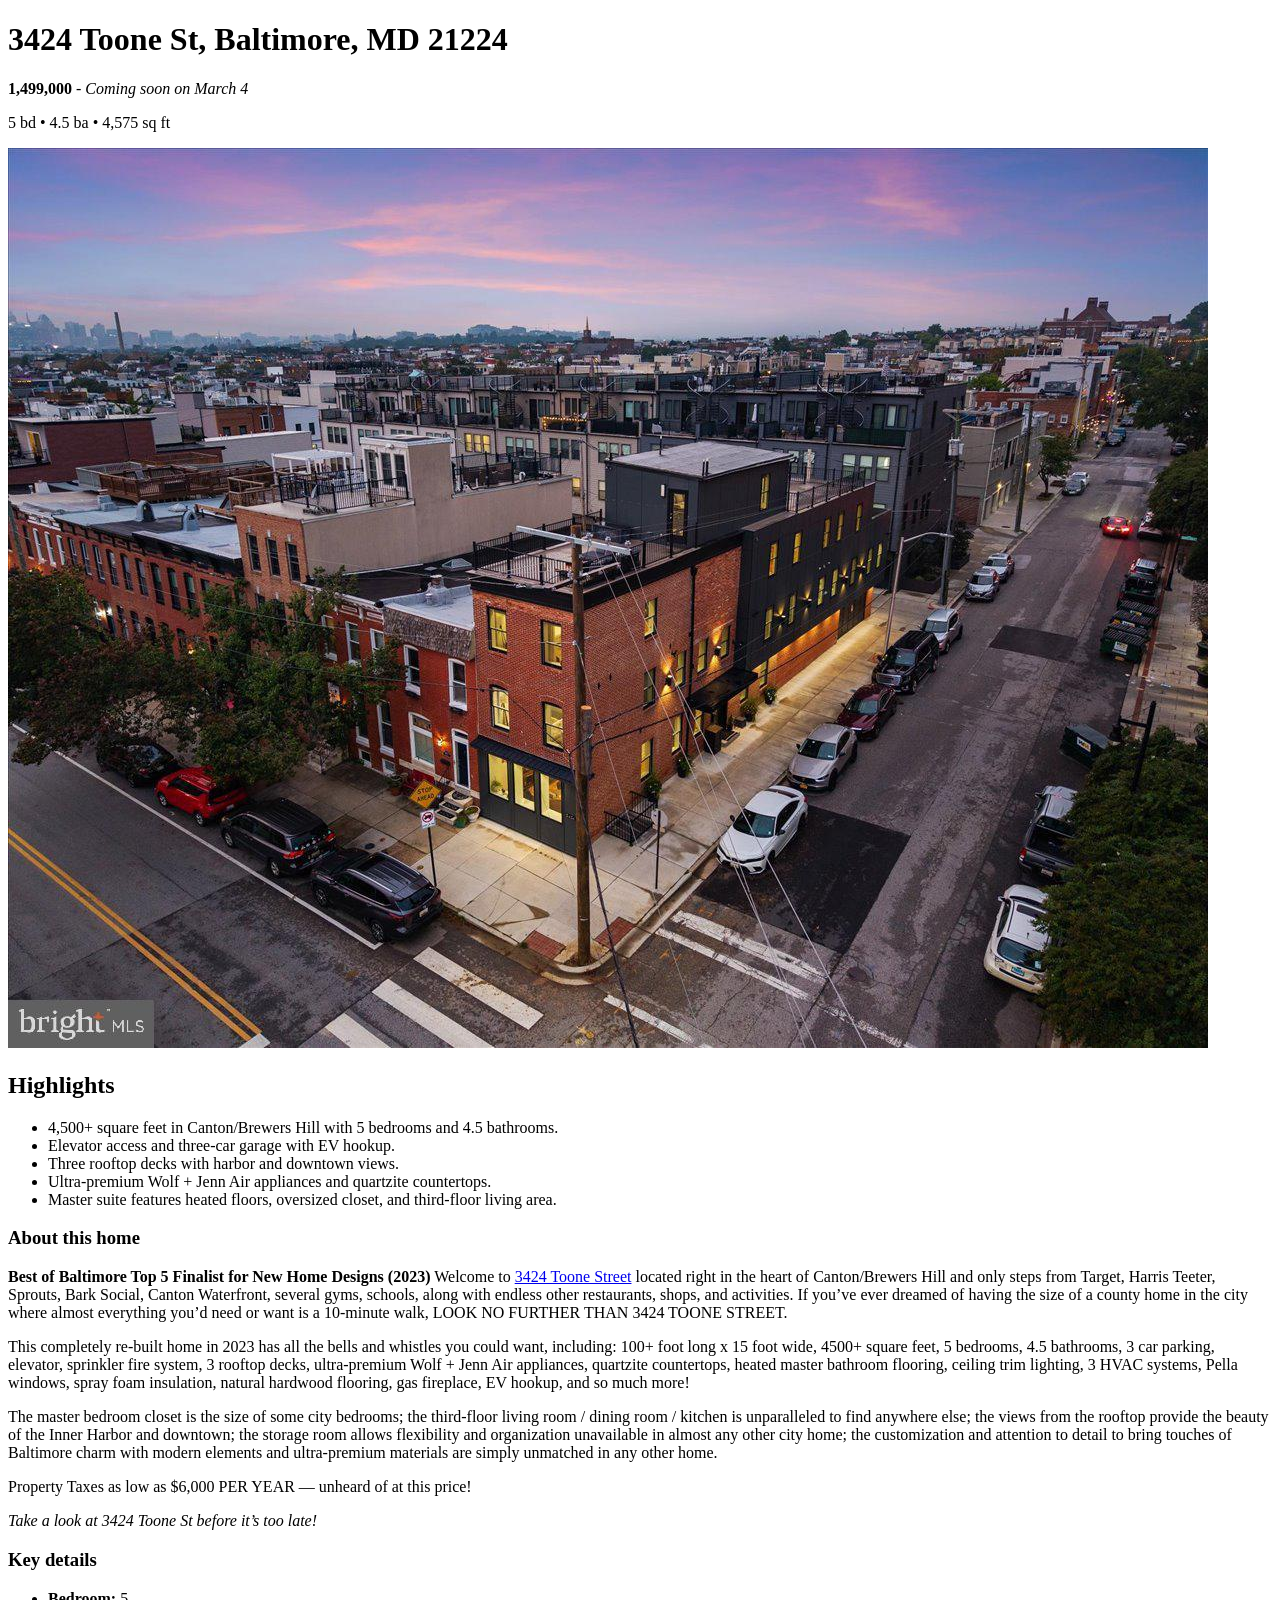
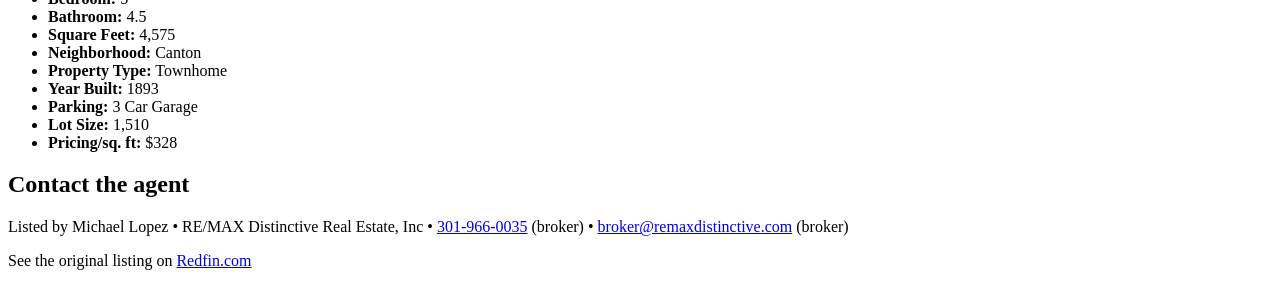
<file: projects/real-estate/intex.html>
<!DOCTYPE html>
<html lang="en">

<head>
    <meta charset="UTF-8">
    <meta name="viewport" content="width=device-width, initial-scale=1.0">
    <title>3424 Toone St, Baltimore, MD 21224</title>
    <meta name="description" content=" Best of Baltimore Top 5 Finalist for New Home Designs (2023) — Welcome to 3424 Toone Street located right in the heart of Canton/Brewers Hill and only steps from Target, Harris Teeter, Sprouts, Bark Social, Canton Waterfront, several gyms, schools, along with endless other restaurants, shops, and activities.
      ">
</head>

<body>
    <header>
        <h1>3424 Toone St, Baltimore, MD 21224</h1>
        <p><strong>1,499,000 </strong> - <em>Coming soon on March 4</em></p>
        <p>5 bd • 4.5 ba • 4,575 sq ft </p>
        <img src="img.jpg" alt="view of the front of the house">
    </header>
    <main>
        <section>
            <h2>Highlights</h2>
            <ul>
                <li>4,500+ square feet in Canton/Brewers Hill with 5 bedrooms and 4.5 bathrooms.</li>
                <li>Elevator access and three-car garage with EV hookup.</li>
                <li>Three rooftop decks with harbor and downtown views.</li>
                <li>Ultra-premium Wolf + Jenn Air appliances and quartzite countertops.</li>
                <li>Master suite features heated floors, oversized closet, and third-floor living area.</li>
            </ul>
        </section>
        <section>
            <h3>About this home</h3>
            <p><strong>Best of Baltimore Top 5 Finalist for New Home Designs (2023)</strong> Welcome to <a
                    href="https://maps.app.goo.gl/gpneRCHwADKcUpEp8">3424 Toone Street</a> located right
                in the heart of Canton/Brewers Hill and only steps from Target, Harris Teeter,
                Sprouts, Bark Social, Canton Waterfront, several gyms, schools, along with endless other restaurants,
                shops, and activities. If you’ve ever dreamed of having the size of a county home in the city where
                almost everything you’d need or want is a 10-minute walk, LOOK NO FURTHER THAN 3424 TOONE STREET.</p>
            <p>This completely re-built home in 2023 has all the bells and whistles you could want, including: 100+ foot
                long x 15 foot wide, 4500+ square feet, 5 bedrooms, 4.5 bathrooms, 3 car parking, elevator, sprinkler
                fire system, 3 rooftop decks, ultra-premium Wolf + Jenn Air appliances, quartzite countertops, heated
                master bathroom flooring, ceiling trim lighting, 3 HVAC systems, Pella windows, spray foam insulation,
                natural hardwood flooring, gas fireplace, EV hookup, and so much more!
            </p>
            <p>The master bedroom closet is the size of some city bedrooms; the third-floor living room / dining room /
                kitchen is unparalleled to find anywhere else; the views from the rooftop provide the beauty of the
                Inner Harbor and downtown; the storage room allows flexibility and organization unavailable in almost
                any other city home; the customization and attention to detail to bring touches of Baltimore charm with
                modern elements and ultra-premium materials are simply unmatched in any other home. </p>
            <p>Property Taxes as low as $6,000 PER YEAR — unheard of at this price! </p>
            <p><em>Take a look at 3424 Toone St before it’s too late!</em></p>
        </section>
        <section>
            <h3>Key details</h3>
            <ul>
                <li><b>Bedroom:</b> 5 </li>
                <li><b>Bathroom:</b> 4.5 </li>
                <li><b>Square Feet:</b> 4,575 </li>
                <li><b>Neighborhood:</b> Canton </li>
                <li><b>Property Type:</b> Townhome</li>
                <li><b>Year Built:</b> 1893</li>
                <li><b>Parking:</b> 3 Car Garage</li>
                <li><b>Lot Size:</b> 1,510</li>
                <li><b>Pricing/sq. ft:</b> $328</li>
            </ul>

        </section>

    </main>
    <footer>
        <h2>Contact the agent</h2>
        <p>Listed by Michael Lopez
            • RE/MAX Distinctive Real Estate, Inc • <a href="tel:301-966-0035">301-966-0035</a> (broker)
            • <a href="mailto:broker@remaxdistinctive.com">broker@remaxdistinctive.com</a> (broker)</p>
        <p> See the original listing on <a
                href="https://www.redfin.com/MD/Baltimore/3424-Toone-St-21224/home/11069997">Redfin.com</a> </p>
    </footer>


</body>

</html>
</file>
<file: site/css/style.css>
body {
    background-color: rgb(246, 228, 228);
    font-size: 18px;
    font-family: 'Times New Roman', Times, serif;
    color: rgb(31, 18, 18);
}

ul {
    text-align: left;
    margin: 20px auto;
}

h1 {
    font-size: 4.1em;
    text-align: center;
}

h2 {
    font-size: 1.9em;
    color: rgb(31, 18, 18);
    font-weight: 800;
}

h3 {
    font-size: 1.38em;
}

h4 {
    font-size: 1.1em;
    color: rgb(89, 63, 63);
    text-align: center;
    margin: 30px auto;
}

.clips-container a{
     color: rgb(89, 63, 63);
    text-align: center;
}

.clips-container strong{
    margin: 30px auto;
    display: block;
    font-size: 1.25em;
}

nav {
    text-align: center;
    padding: 1rem;
    font-size: 1.1em;
}

nav a {
    color: rgb(31, 18, 18);
    text-decoration: none;
    margin: 0 10px;
}

header {
    background-color: rgb(31, 18, 18);
    padding: 2rem;
    color: antiquewhite;
}

header img {
    max-width: 400px;
    
}

.header-text {
    font-size: small;
    
}


.container {
    color: rgb(77, 55, 55);
    padding:2rem;
}

.clip-header {
    font-size: 1.1em;
    padding:2em 0;  
    display: block;
}

footer {
    text-align: center;
    padding: 1rem;
    background-color: rgb(253, 218, 218);
}
a {
    color: rgb(31, 18, 18);
    text-decoration: none;
    font-weight: 600;
}
</file>
<file: projects/business-page/css/style.css>
body {
  font-family: 'DM Sans', sans-serif;
  background-color: #FCFCFC;
  color: #02111B;
  padding-left: 1rem;
  padding-right: 1rem;
}

h1,
h2,
h3 {
  font-family: 'Newsreader', serif;
  font-size: medium;
}

.site-header {
  background-color: #02111B;
}

header {
  background-color: #02111B;
  color: #FCFCFC;
  padding: 4rem 1rem;
  text-align: center;
}

.visit-box {
  background-color: #02111B;
  color: #FCFCFC;
  padding: 2rem;
  text-align: center;
}

footer {
  text-align: center;
  padding: 2rem;
}
</file>
<file: projects/final/css/style.css>
body {
    font-family: 'Merriweather', Georgia, serif;
    font-size: 1.0625em;
    background-color: #fbefef;
}

.hero {
    background-color: #111111;
    padding: 80px 0 70px;
    margin-bottom: 1.25rem;
    color: #fdf9ea
}

h1 {
    font-family: 'Oswald', sans-serif;
    font-size: 3rem;
    font-weight: 700;
    line-height: 1.1;
    color: #ffffff;
    margin-bottom: 1.25rem;

}

h2 {
    font-family: 'Oswald', sans-serif;
    font-size: 1.75rem;
    font-weight: 700;
    color: #111111;
}


.pull-quote p {
    font-weight: 700;
    font-size: 1.75rem;
    text-transform: uppercase;
    line-height: 1.25;
    color: #141483;
    margin: 1.5rem;
}

.pull-quote cite {
    font-size: .68rem;
    font-weight: 800;
    text-transform: uppercase;
}


.caption {
    font-family: 'Open Sans', sans-serif;
    font-size: 0.75rem;
    color: #555555;
    margin-top: 0.5rem;
    padding-top: 0.5rem;
    line-height: 1.5;
}

.img-fluid {
    width: 100%;
}

iframe {
    width: 100%;
    margin: 1.2rem 0;
}


.site-footer {
    background-color: #111111;
    padding: 2rem 0;
    text-align: center;
    font-family: 'Open Sans', sans-serif;
    font-size: 0.8rem;
    color: rgba(255, 255, 255, 0.978);
}

.site-footer a {
    color: #fec9ee;
    text-decoration: none;
}


@media (max-width: 480px) {
    h1 {
        font-size: 1.6rem;
    }

    h2 {
        font-size: 1.4rem;
    }

    .pull-quote p {
        font-size: 1.25rem;
    }
}
</file>
<file: projects/opening-day/css/style.css>
/* 
Orange: DF4601
Black: 090B0B
White: FFFFFC
 */
/* ===== BASE STYLES ===== */
body {
    /* TODO: Set font-family, font-size, color (black), 
    margin for entire page */
    font-family: Verdana, Geneva, Tahoma, sans-serif
    font-size: 14px;
    color: #090B0B;
    margin: 0;
}

/* ===== HEADER + footer ===== */
header,
footer {
    /* TODO: Style header with background-color (black), color (white), 
    text-align, padding -- 
    footer is comma deliniated because it takes the same styles*/
background-color: #090B0B;
color: #FFFFFF;
text-align: center;
padding: 2em;
}

.date-time {
    /* TODO: Make the date-time orange, uppercase, and bold */
color: #DF4601;
text-transform: uppercase;
font-weight: bold;
}

/* ===== MAIN CONTENT ===== */
h2 {
    /* TODO: Style the h2 (orange) -- 
    this will carry thru to all h2 elements, including the header*/
color: #DF4601;
}

main {
    /* TODO: Add margin to main content area */
margin: 2em;
}

a {
    /* TODO: Style links throughout the page (color, font-weight) */
    color: #DF4601;
  font-weight: bold;
}

.intro {
    /* TODO: Set font-size for lead-in paragraph to 1.25x the body font size (em) */
  font-size: 1.25em;
}

/* ===== TICKETS SUBSECTION (BUTTON) ===== */
.tickets {
    /* TODO: Set line-height to 2, text-align 
    center, and add margin (top and bottom) */
line-height: 2;
text-align: center;
margin: 2em 0;
}

.tickets a {
    /* TODO: Sets styling for button link - add padding (all sides), 
    background-color, color, and text-decoration (none) */
padding: 10px;
background-color: #090B0B;
  color: white;
  text-decoration: none;
}

/* ===== GAME DETAILS SECTION (ORANGE BOX) ===== */
.game-details {
    /* TODO: Style the game-details section with orange background, white text, 
    centered alignment, padding, and margin */
background-color: #DF4601;
  color: #FFFFFF;
  text-align: center;
  padding: 20px;
  margin: 20px 0;
}

/* ===== FAQs SECTION ===== */
.faq {
    /* TODO: Add an orange left border and padding to the list section */
border-left: 2px solid #DF4601;
padding: 2em;
}
</file>
